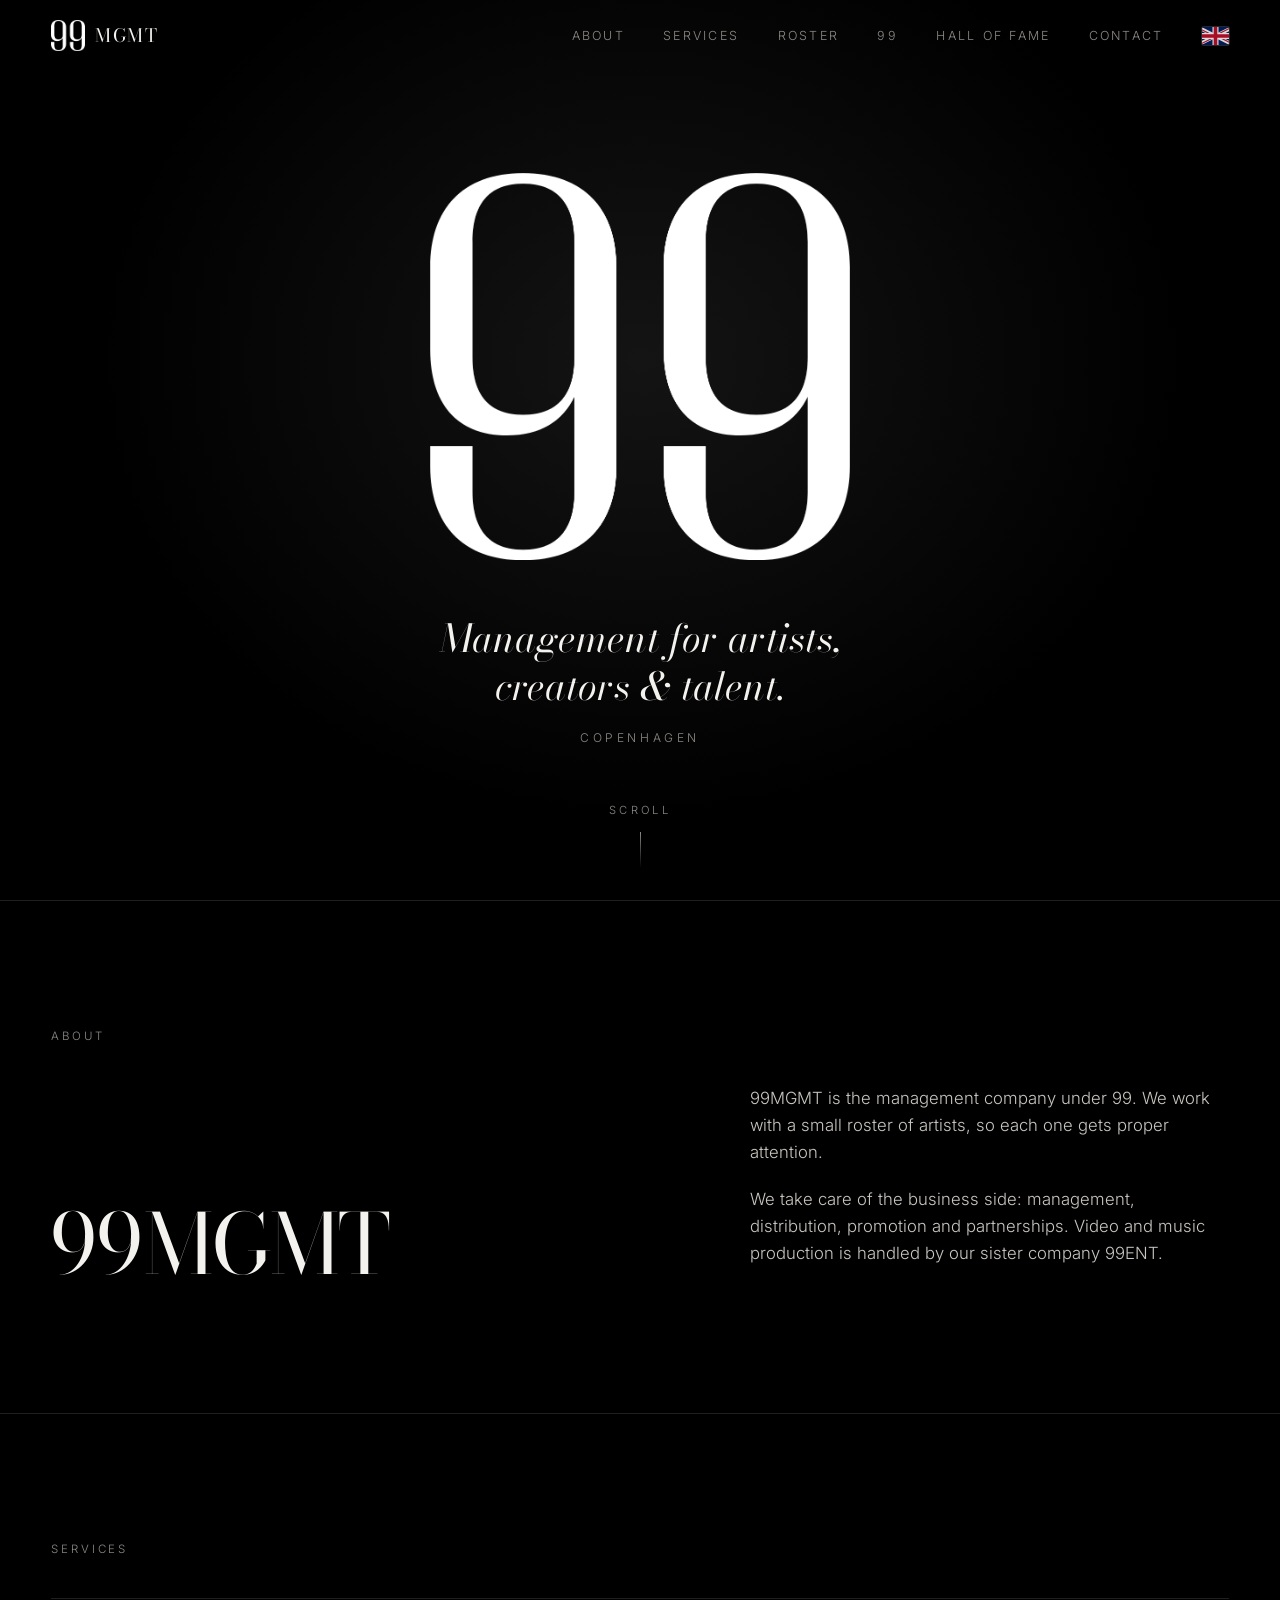
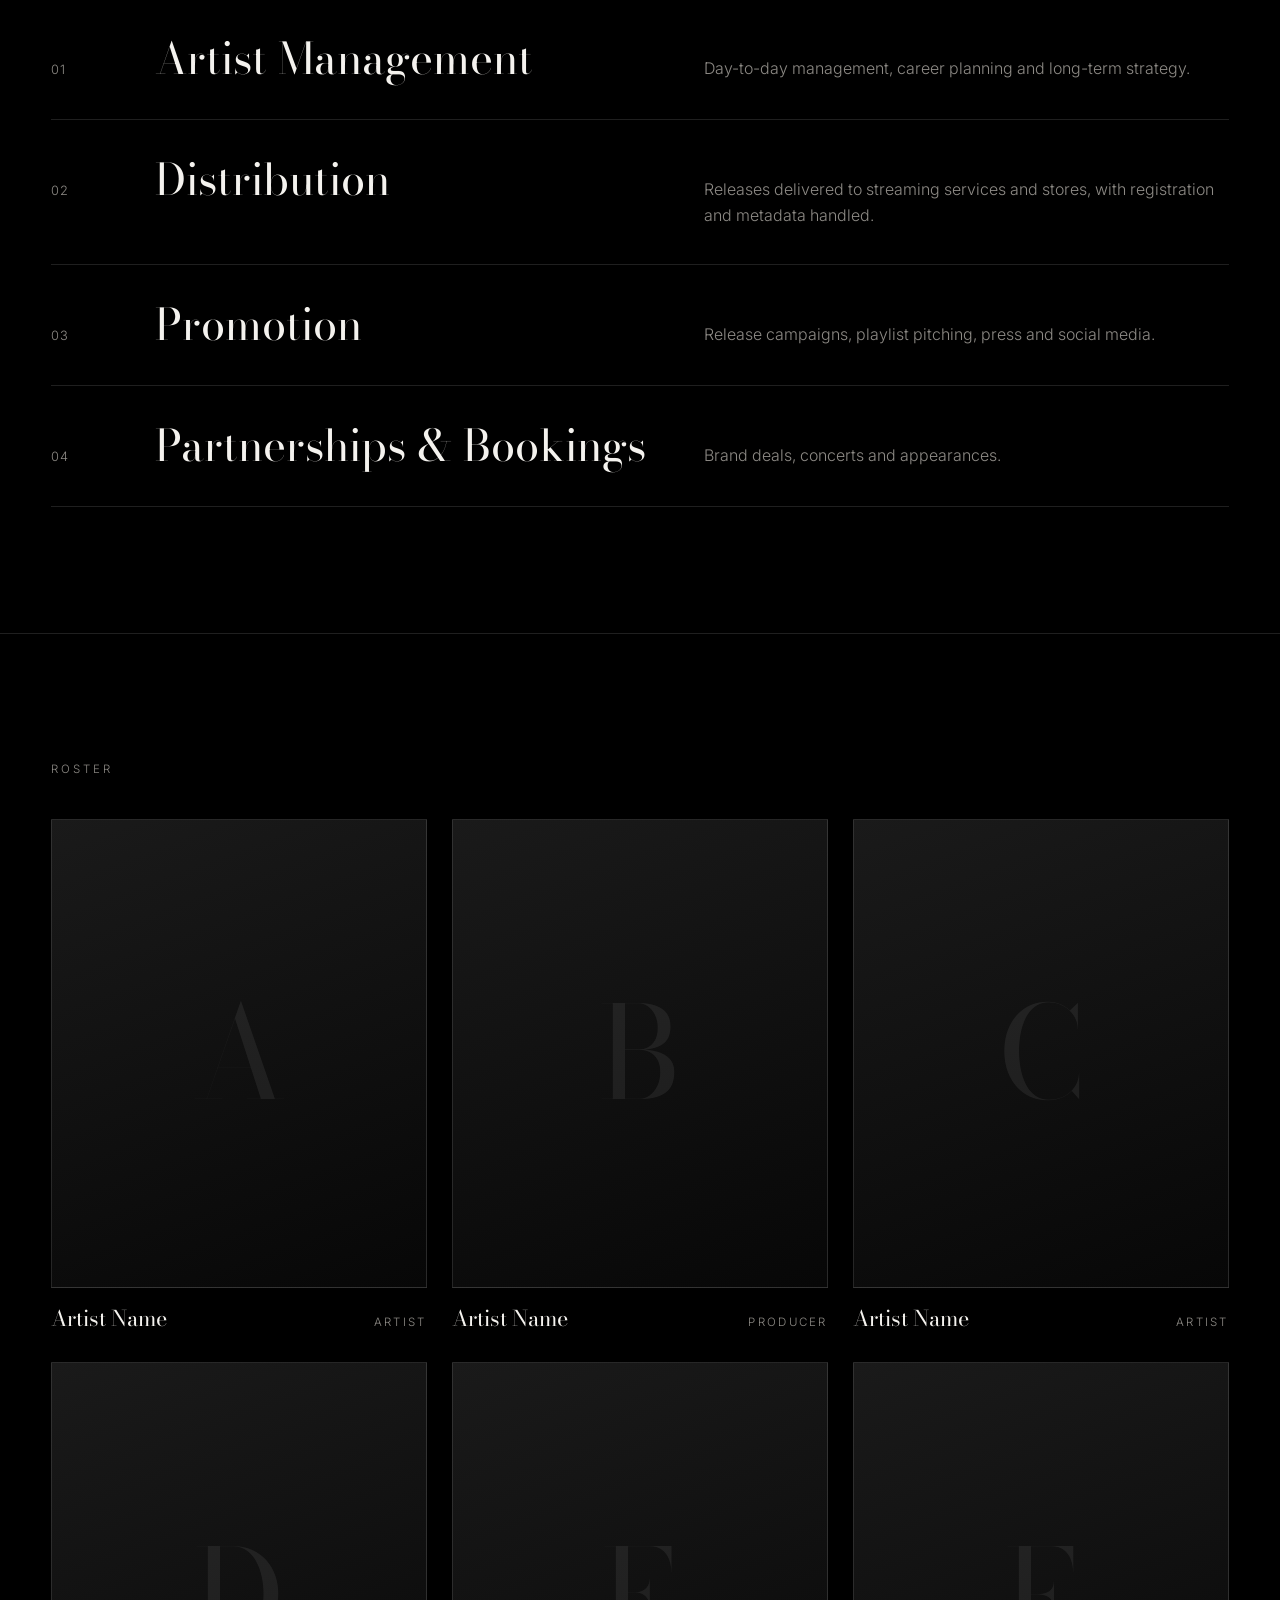
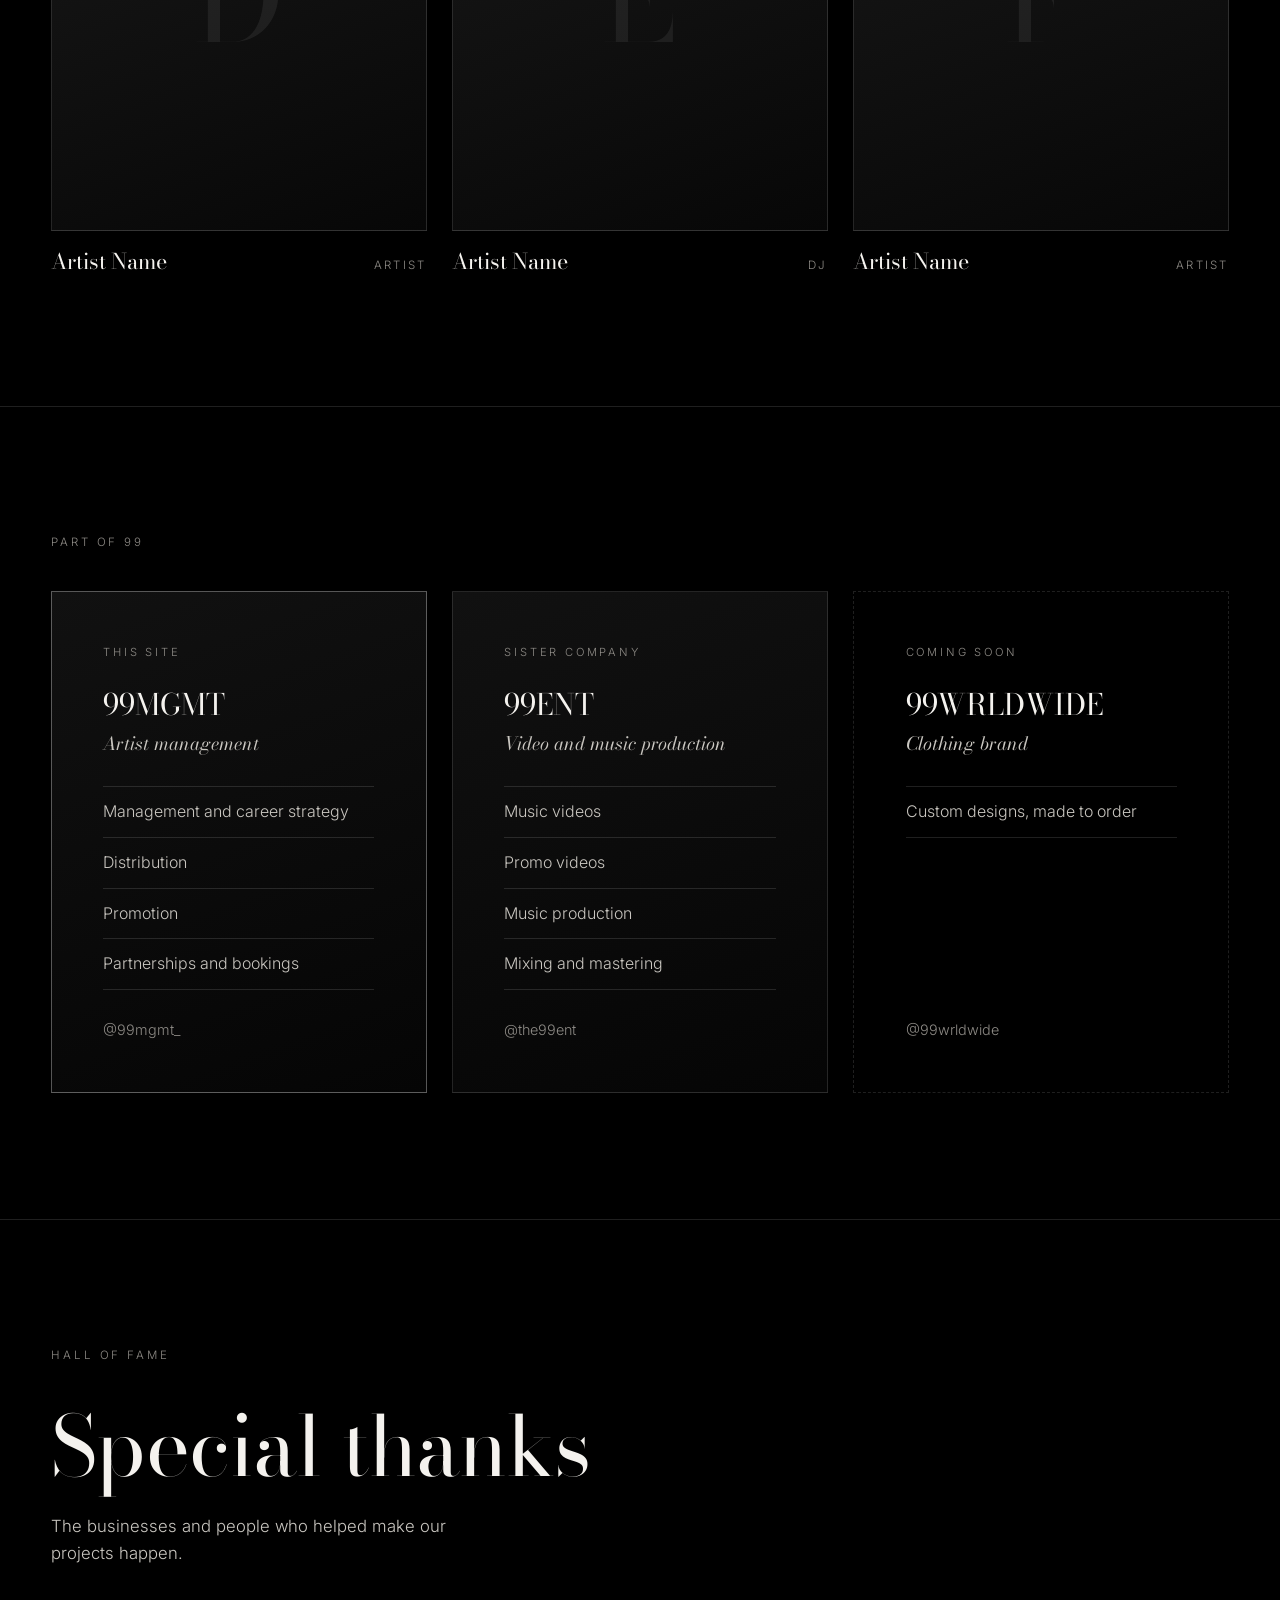
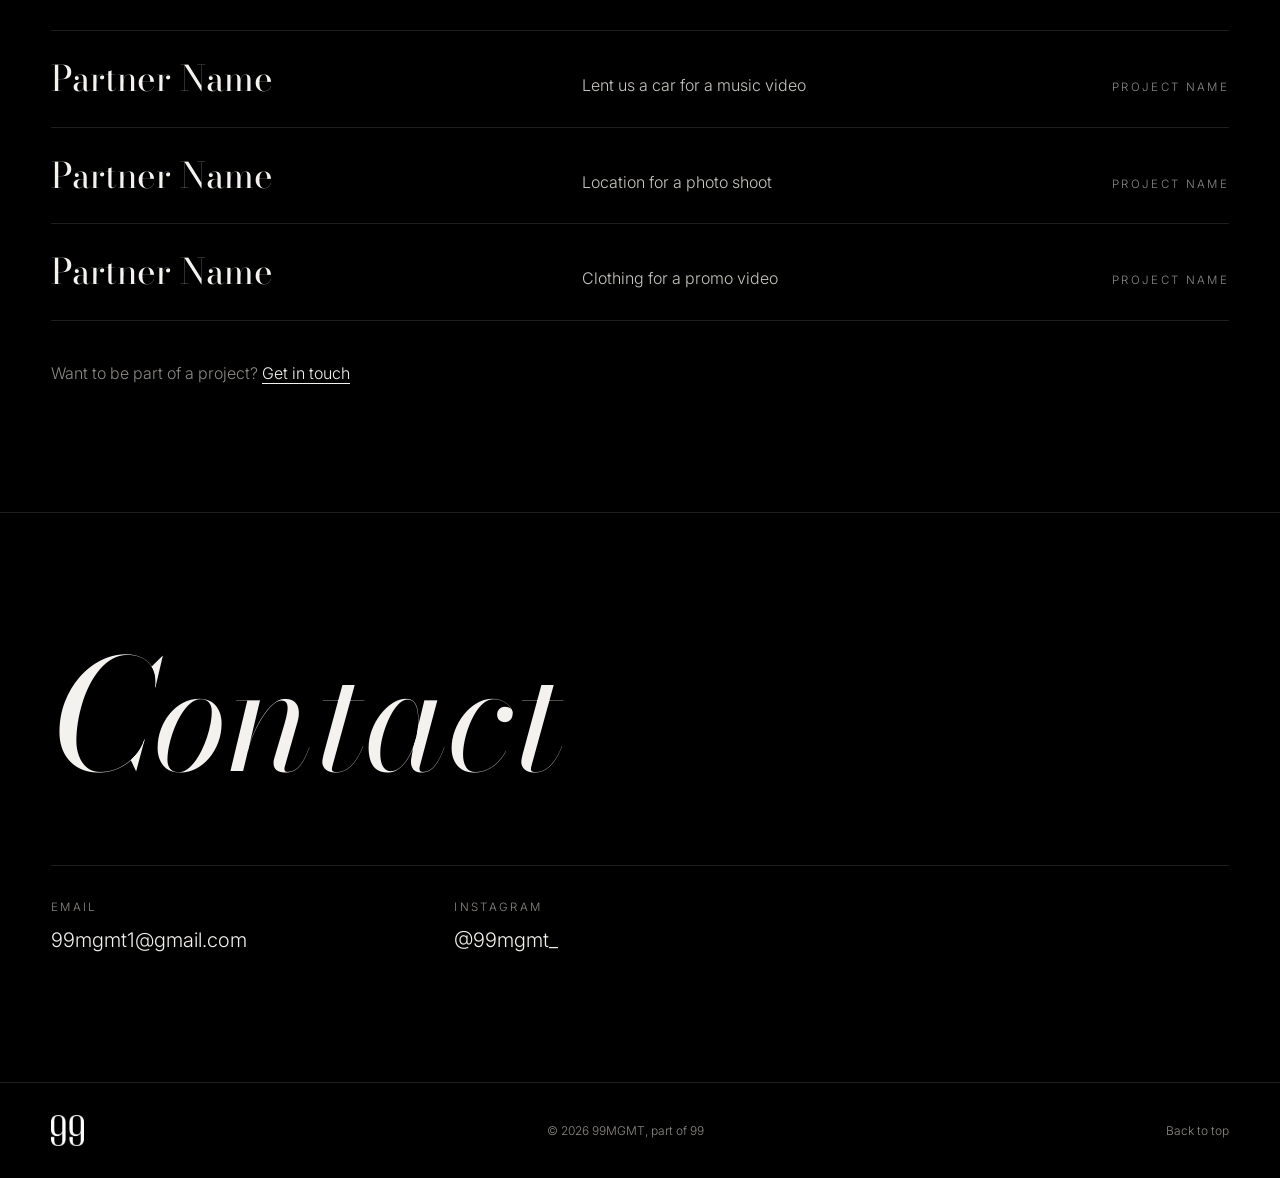
<file: index.html>
<!doctype html>
<html lang="en" class="no-js">
<head>
  <meta charset="utf-8">
  <meta name="viewport" content="width=device-width, initial-scale=1">
  <title>99MGMT | Artist Management</title>
  <meta name="description" content="99MGMT is an artist management company handling management, distribution and promotion. Part of 99.">
  <meta name="theme-color" content="#000000">
  <meta property="og:title" content="99MGMT">
  <meta property="og:description" content="Artist management, distribution and promotion. Part of 99.">
  <meta property="og:image" content="assets/og.png">
  <meta property="og:type" content="website">
  <link rel="icon" type="image/png" sizes="32x32" href="assets/icon-32.png">
  <link rel="apple-touch-icon" href="assets/icon-180.png">
  <link rel="preconnect" href="https://fonts.googleapis.com">
  <link rel="preconnect" href="https://fonts.gstatic.com" crossorigin>
  <link href="https://fonts.googleapis.com/css2?family=Bodoni+Moda:ital,opsz,wght@0,6..96,400..700;1,6..96,400..700&family=Inter:wght@300;400;500&display=swap" rel="stylesheet">
  <link rel="stylesheet" href="styles.css?v=dev">
</head>
<body>
  <header class="nav" id="nav">
    <a href="#top" class="nav__brand" aria-label="99MGMT">
      <img src="assets/mark-160.png" alt="" width="44" height="40">
      <span>MGMT</span>
    </a>
    <nav class="nav__links" id="menu">
      <a href="#about" data-i18n="nav.about">About</a>
      <a href="#services" data-i18n="nav.services">Services</a>
      <a href="#roster" data-i18n="nav.roster">Roster</a>
      <a href="#family">99</a>
      <a href="#hall-of-fame" data-i18n="nav.hof">Hall of Fame</a>
      <a href="#contact" data-i18n="nav.contact">Contact</a>
    </nav>
    <div class="nav__end">
      <button type="button" class="flag" data-lang="en" aria-label="Skift til dansk">
        <span class="flag__inner">
          <span class="flag__face flag__face--en">
            <svg viewBox="0 0 60 30" preserveAspectRatio="xMidYMid slice" aria-hidden="true">
              <clipPath id="uk-s"><path d="M0,0 v30 h60 v-30 z"/></clipPath>
              <clipPath id="uk-t"><path d="M30,15 h30 v15 z v15 h-30 z h-30 v-15 z v-15 h30 z"/></clipPath>
              <g clip-path="url(#uk-s)">
                <path d="M0,0 v30 h60 v-30 z" fill="#012169"/>
                <path d="M0,0 L60,30 M60,0 L0,30" stroke="#fff" stroke-width="6"/>
                <path d="M0,0 L60,30 M60,0 L0,30" clip-path="url(#uk-t)" stroke="#C8102E" stroke-width="4"/>
                <path d="M30,0 v30 M0,15 h60" stroke="#fff" stroke-width="10"/>
                <path d="M30,0 v30 M0,15 h60" stroke="#C8102E" stroke-width="6"/>
              </g>
            </svg>
          </span>
          <span class="flag__face flag__face--da">
            <svg viewBox="0 0 37 28" preserveAspectRatio="xMidYMid slice" aria-hidden="true">
              <rect width="37" height="28" fill="#C8102E"/>
              <rect x="12" width="4" height="28" fill="#fff"/>
              <rect y="12" width="37" height="4" fill="#fff"/>
            </svg>
          </span>
        </span>
      </button>
      <button class="nav__toggle" aria-label="Menu" aria-expanded="false" aria-controls="menu">
        <span></span><span></span>
      </button>
    </div>
  </header>

  <main id="top">
    <section class="hero">
      <img class="hero__mark reveal" src="assets/mark.png" alt="99MGMT" width="959" height="882">
      <h1 class="hero__title reveal" data-i18n="hero.title">Management for artists, creators &amp; talent.</h1>
      <p class="hero__meta reveal" data-i18n="hero.meta">Copenhagen</p>
      <a href="#about" class="hero__scroll" data-i18n="hero.scroll">Scroll</a>
    </section>

    <!-- Shown when CAMPAIGN_ON is true in main.js, or with ?campaign in the URL -->
    <section class="section signing" id="signing" data-campaign hidden>
      <p class="label" data-i18n="campaign.tag">Now signing</p>
      <div class="about__body">
        <h2 class="display reveal" data-i18n="signing.title">Join 99MGMT</h2>
        <div class="about__text reveal">
          <p data-i18n="signing.p1">We're signing our first artists. For an introductory period we cover the costs of getting your music out. In return we take a share of your earnings. Terms are agreed with each artist.</p>
          <ul class="signing__list">
            <li data-i18n="signing.l1">Distribution of your releases</li>
            <li data-i18n="signing.l2">Promotion and release planning</li>
            <li data-i18n="signing.l3">Day-to-day management</li>
          </ul>
          <button type="button" class="btn btn--solid" data-apply data-i18n="signing.cta">Apply now</button>
        </div>
      </div>
    </section>

    <section class="section about" id="about">
      <p class="label" data-i18n="nav.about">About</p>
      <div class="about__body">
        <h2 class="display reveal">99MGMT</h2>
        <div class="about__text reveal">
          <p data-i18n="about.p1">99MGMT is the management company under 99. We work with a small roster of artists, so each one gets proper attention.</p>
          <p data-i18n="about.p2">We take care of the business side: management, distribution, promotion and partnerships. Video and music production is handled by our sister company 99ENT.</p>
        </div>
      </div>
    </section>

    <section class="section services" id="services">
      <p class="label" data-i18n="nav.services">Services</p>
      <ol class="service-list">
        <li class="reveal">
          <span class="service-list__num">01</span>
          <h3 data-i18n="s1.t">Artist Management</h3>
          <p data-i18n="s1.d">Day-to-day management, career planning and long-term strategy.</p>
        </li>
        <li class="reveal">
          <span class="service-list__num">02</span>
          <h3 data-i18n="s2.t">Distribution</h3>
          <p data-i18n="s2.d">Releases delivered to streaming services and stores, with registration and metadata handled.</p>
        </li>
        <li class="reveal">
          <span class="service-list__num">03</span>
          <h3 data-i18n="s3.t">Promotion</h3>
          <p data-i18n="s3.d">Release campaigns, playlist pitching, press and social media.</p>
        </li>
        <li class="reveal">
          <span class="service-list__num">04</span>
          <h3 data-i18n="s4.t">Partnerships &amp; Bookings</h3>
          <p data-i18n="s4.d">Brand deals, concerts and appearances.</p>
        </li>
      </ol>
    </section>

    <section class="section roster" id="roster">
      <p class="label" data-i18n="nav.roster">Roster</p>
      <!--
        Edit the roster here: change the name (h3), role (p) and initial for each card.
        Roles with data-i18n="role.artist" are translated automatically; for other roles remove the attribute.
        To add a photo, put it in assets/roster/ and add <img src="assets/roster/name.jpg" alt="Name">
        inside .card__media.
      -->
      <div class="roster__grid">
        <article class="card reveal">
          <div class="card__media"><span class="card__initial">A</span></div>
          <div class="card__info"><h3>Artist Name</h3><p data-i18n="role.artist">Artist</p></div>
        </article>
        <article class="card reveal">
          <div class="card__media"><span class="card__initial">B</span></div>
          <div class="card__info"><h3>Artist Name</h3><p>Producer</p></div>
        </article>
        <article class="card reveal">
          <div class="card__media"><span class="card__initial">C</span></div>
          <div class="card__info"><h3>Artist Name</h3><p data-i18n="role.artist">Artist</p></div>
        </article>
        <article class="card reveal">
          <div class="card__media"><span class="card__initial">D</span></div>
          <div class="card__info"><h3>Artist Name</h3><p data-i18n="role.artist">Artist</p></div>
        </article>
        <article class="card reveal">
          <div class="card__media"><span class="card__initial">E</span></div>
          <div class="card__info"><h3>Artist Name</h3><p>DJ</p></div>
        </article>
        <article class="card reveal">
          <div class="card__media"><span class="card__initial">F</span></div>
          <div class="card__info"><h3>Artist Name</h3><p data-i18n="role.artist">Artist</p></div>
        </article>
      </div>
    </section>

    <section class="section family" id="family">
      <p class="label" data-i18n="family.label">Part of 99</p>
      <div class="family__grid">
        <article class="house reveal">
          <p class="house__tag" data-i18n="family.here">This site</p>
          <h3>99MGMT</h3>
          <p class="house__lead" data-i18n="family.mgmt">Artist management</p>
          <ul>
            <li data-i18n="family.mgmt1">Management and career strategy</li>
            <li>Distribution</li>
            <li data-i18n="family.mgmt3">Promotion</li>
            <li data-i18n="family.mgmt4">Partnerships and bookings</li>
          </ul>
          <a class="house__link" href="https://instagram.com/99mgmt_" target="_blank" rel="noopener">@99mgmt_</a>
        </article>
        <article class="house reveal">
          <p class="house__tag" data-i18n="family.sister">Sister company</p>
          <h3>99ENT</h3>
          <p class="house__lead" data-i18n="family.ent">Video and music production</p>
          <ul>
            <li data-i18n="family.ent1">Music videos</li>
            <li data-i18n="family.ent2">Promo videos</li>
            <li data-i18n="family.ent3">Music production</li>
            <li data-i18n="family.ent4">Mixing and mastering</li>
          </ul>
          <a class="house__link" href="https://instagram.com/the99ent" target="_blank" rel="noopener">@the99ent</a>
        </article>
        <article class="house house--soon reveal">
          <p class="house__tag" data-i18n="family.soon">Coming soon</p>
          <h3>99WRLDWIDE</h3>
          <p class="house__lead" data-i18n="family.wrld">Clothing brand</p>
          <ul>
            <li data-i18n="family.wrld1">Custom designs, made to order</li>
          </ul>
          <a class="house__link" href="https://instagram.com/99wrldwide" target="_blank" rel="noopener">@99wrldwide</a>
        </article>
      </div>
    </section>

    <section class="section hof" id="hall-of-fame">
      <p class="label" data-i18n="nav.hof">Hall of Fame</p>
      <h2 class="display reveal" data-i18n="hof.title">Special thanks</h2>
      <p class="hof__intro reveal" data-i18n="hof.intro">The businesses and people who helped make our projects happen.</p>
      <!--
        Add a partner by copying an <li> below:
          h3: the partner's name (wrap it in <a href="..." target="_blank" rel="noopener"> to link to them)
          p: what they helped with in English, with the Danish version in data-da
          .hof__project: the video or project it was for
      -->
      <ol class="hof__list">
          <li class="reveal">
            <h3>Partner Name</h3>
            <p data-da="Lånte os en bil til en musikvideo">Lent us a car for a music video</p>
            <span class="hof__project">Project name</span>
          </li>
          <li class="reveal">
            <h3>Partner Name</h3>
            <p data-da="Lokation til et fotoshoot">Location for a photo shoot</p>
            <span class="hof__project">Project name</span>
          </li>
          <li class="reveal">
            <h3>Partner Name</h3>
            <p data-da="Tøj til en promovideo">Clothing for a promo video</p>
            <span class="hof__project">Project name</span>
          </li>
      </ol>
      <p class="hof__cta reveal"><span data-i18n="hof.cta">Want to be part of a project?</span> <a href="#contact" data-i18n="hof.cta2">Get in touch</a></p>
    </section>

    <section class="section contact" id="contact">
      <h2 class="contact__title reveal" data-i18n="nav.contact">Contact</h2>
      <div class="contact__grid reveal">
        <div>
          <p class="contact__k" data-i18n="contact.email">Email</p>
          <a class="contact__v" href="mailto:99mgmt1@gmail.com">99mgmt1@gmail.com</a>
        </div>
        <div>
          <p class="contact__k">Instagram</p>
          <a class="contact__v" href="https://instagram.com/99mgmt_" target="_blank" rel="noopener">@99mgmt_</a>
        </div>
      </div>
    </section>
  </main>

  <footer class="footer">
    <img src="assets/mark-160.png" alt="" width="33" height="30">
    <p>© <span id="year">2026</span> 99MGMT<span data-i18n="footer.part">, part of 99</span></p>
    <a href="#top" data-i18n="footer.top">Back to top</a>
  </footer>

  <dialog class="apply" id="apply" aria-labelledby="apply-title">
    <form class="apply__form" id="apply-form">
      <button type="button" class="apply__close" aria-label="Close">&times;</button>
      <p class="label" data-i18n="campaign.tag">Now signing</p>
      <h2 class="apply__title" id="apply-title" data-i18n="apply.title">Apply to 99MGMT</h2>
      <p class="apply__intro" data-i18n="apply.intro">We cover the costs for an introductory period. In return we take a share of your earnings. Terms are agreed with each artist.</p>
      <label><span data-i18n="apply.name">Your name</span><input name="name" required autocomplete="name"></label>
      <label><span data-i18n="apply.artist">Artist name</span><input name="artist" required></label>
      <label><span data-i18n="apply.email">Email</span><input name="email" type="email" required autocomplete="email"></label>
      <label><span data-i18n="apply.socials">Instagram / TikTok</span><input name="socials" placeholder="@"></label>
      <label><span data-i18n="apply.music">Link to your music</span><input name="music" type="url" placeholder="https://" required></label>
      <label><span data-i18n="apply.about">About you</span><textarea name="about" rows="4"></textarea></label>
      <button type="submit" class="apply__submit" data-i18n="apply.submit">Send application</button>
      <p class="apply__note"><span data-i18n="apply.note">This opens your email app with the application filled in. You can also DM us on Instagram:</span> <a href="https://instagram.com/99mgmt_" target="_blank" rel="noopener">@99mgmt_</a></p>
    </form>
  </dialog>

  <script src="main.js?v=dev"></script>
</body>
</html>
</file>
<file: styles.css>
:root {
  --bg: #000;
  --bg-2: #0b0b0b;
  --line: rgba(255, 255, 255, 0.12);
  --text: #f4f2ee;
  --muted: #8d8a85;
  --serif: "Bodoni Moda", "Didot", "Times New Roman", serif;
  --sans: "Inter", system-ui, -apple-system, "Segoe UI", sans-serif;
  --gutter: clamp(16px, 4vw, 56px);
  --max: 1320px;
}

*, *::before, *::after { box-sizing: border-box; }

html { scroll-behavior: smooth; }

body {
  margin: 0;
  background: var(--bg);
  color: var(--text);
  font-family: var(--sans);
  font-weight: 300;
  line-height: 1.6;
  -webkit-font-smoothing: antialiased;
  overflow-x: hidden;
}

img { display: block; max-width: 100%; height: auto; }
a { color: inherit; text-decoration: none; }
h1, h2, h3 { margin: 0; font-weight: 400; }

::selection { background: var(--text); color: var(--bg); }

/* Nav */
.nav {
  position: fixed;
  inset: 0 0 auto 0;
  z-index: 50;
  display: flex;
  align-items: center;
  justify-content: space-between;
  padding: 20px var(--gutter);
  transition: background 0.4s, padding 0.4s, border-color 0.4s;
  border-bottom: 1px solid transparent;
}
.nav::before {
  content: "";
  position: absolute;
  inset: 0;
  z-index: -1;
  background: rgba(0, 0, 0, 0.82);
  backdrop-filter: blur(12px);
  -webkit-backdrop-filter: blur(12px);
  opacity: 0;
  transition: opacity 0.4s;
}
.nav.is-scrolled::before { opacity: 1; }
.nav.is-scrolled {
  padding-block: 14px;
  border-color: var(--line);
}
.nav.is-open { z-index: 70; }
.nav__brand {
  display: flex;
  align-items: center;
  gap: 10px;
  font-family: var(--serif);
  font-size: 1.15rem;
  letter-spacing: 0.08em;
}
.nav__brand img { width: 34px; height: auto; }
.nav__links { display: flex; gap: clamp(20px, 3vw, 44px); }
.nav__links a {
  font-size: 0.78rem;
  letter-spacing: 0.18em;
  text-transform: uppercase;
  color: var(--muted);
  transition: color 0.25s;
}
.nav__links a:hover { color: var(--text); }
.nav__toggle { display: none; }
.nav__links { margin-left: auto; }
.nav__end { display: flex; align-items: center; gap: 12px; margin-left: clamp(24px, 3vw, 44px); position: relative; z-index: 2; }
.flag {
  width: 27px;
  height: 18px;
  padding: 0;
  border: 0;
  background: none;
  cursor: pointer;
  perspective: 160px;
}
.flag__inner {
  position: relative;
  display: block;
  width: 100%;
  height: 100%;
  transform-style: preserve-3d;
  transition: transform 0.7s cubic-bezier(0.5, 0, 0.2, 1);
}
.flag[data-lang="da"] .flag__inner { transform: rotateY(180deg); }
.flag__face {
  position: absolute;
  inset: 0;
  overflow: hidden;
  border-radius: 2px;
  backface-visibility: hidden;
  -webkit-backface-visibility: hidden;
  box-shadow: 0 0 0 1px rgba(255, 255, 255, 0.18);
  opacity: 0.85;
  transition: opacity 0.25s;
}
.flag:hover .flag__face, .flag:focus-visible .flag__face { opacity: 1; }
.flag__face--da { transform: rotateY(180deg); }
.flag__face svg { display: block; width: 100%; height: 100%; }

/* Hero */
.hero {
  min-height: 100svh;
  display: flex;
  flex-direction: column;
  align-items: center;
  justify-content: center;
  text-align: center;
  padding: 120px var(--gutter) 100px;
  position: relative;
  background: radial-gradient(ellipse at 50% 40%, #141414 0%, var(--bg) 60%);
}
.hero__mark { width: clamp(180px, 34vw, 420px); }
.hero__title {
  font-family: var(--serif);
  font-style: italic;
  font-size: clamp(1.4rem, 3vw, 2.4rem);
  margin-top: clamp(36px, 6vh, 64px);
  max-width: 22ch;
  line-height: 1.25;
}
.hero__meta {
  margin: 18px 0 0;
  font-size: 0.75rem;
  letter-spacing: 0.3em;
  text-transform: uppercase;
  color: var(--muted);
}
.hero__scroll {
  position: absolute;
  bottom: 32px;
  font-size: 0.7rem;
  letter-spacing: 0.3em;
  text-transform: uppercase;
  color: var(--muted);
  padding-bottom: 48px;
}
.hero__scroll::after {
  content: "";
  position: absolute;
  left: 50%;
  bottom: 0;
  width: 1px;
  height: 36px;
  background: linear-gradient(var(--muted), transparent);
  animation: drip 2.2s ease-in-out infinite;
}
@keyframes drip {
  0% { transform: scaleY(0); transform-origin: top; }
  50% { transform: scaleY(1); transform-origin: top; }
  51% { transform: scaleY(1); transform-origin: bottom; }
  100% { transform: scaleY(0); transform-origin: bottom; }
}

/* Sections */
.section {
  max-width: var(--max);
  margin: 0 auto;
  padding: clamp(80px, 14vh, 160px) var(--gutter);
  border-top: 1px solid var(--line);
}
.label {
  margin: 0 0 40px;
  font-size: 0.72rem;
  letter-spacing: 0.25em;
  text-transform: uppercase;
  color: var(--muted);
}
.display {
  font-family: var(--serif);
  font-size: clamp(2.4rem, 6.5vw, 5.5rem);
  line-height: 1.02;
  letter-spacing: -0.01em;
}

/* About */
.about__body {
  display: grid;
  grid-template-columns: 1.3fr 1fr;
  gap: clamp(32px, 6vw, 96px);
  align-items: end;
}
.about__text p { margin: 0 0 1.2em; color: #c9c6c0; font-size: 1.05rem; }
/* Services */
.service-list { list-style: none; margin: 0; padding: 0; }
.service-list li {
  display: grid;
  grid-template-columns: 80px 1fr 1fr;
  gap: 24px;
  align-items: baseline;
  padding: 36px 0;
  border-bottom: 1px solid var(--line);
  transition: padding-left 0.4s ease;
}
.service-list li:first-child { border-top: 1px solid var(--line); }
.service-list li:hover { padding-left: 16px; }
.service-list__num { font-size: 0.8rem; color: var(--muted); letter-spacing: 0.1em; }
.service-list h3 { font-family: var(--serif); font-size: clamp(1.6rem, 3.4vw, 2.8rem); line-height: 1.1; }
.service-list p { margin: 0; color: var(--muted); }

/* Roster */
.roster__grid {
  display: grid;
  grid-template-columns: repeat(3, 1fr);
  gap: clamp(16px, 2vw, 28px);
}
.card { cursor: default; }
.card__media {
  position: relative;
  aspect-ratio: 4 / 5;
  overflow: hidden;
  background: linear-gradient(160deg, #1a1a1a, #070707);
  border: 1px solid var(--line);
  display: grid;
  place-items: center;
}
.card__media img {
  position: absolute;
  inset: 0;
  width: 100%;
  height: 100%;
  object-fit: cover;
  filter: grayscale(1);
  transition: transform 0.8s ease, filter 0.6s ease;
}
.card:hover .card__media img { transform: scale(1.04); filter: grayscale(0); }
.card__initial {
  font-family: var(--serif);
  font-size: clamp(5rem, 10vw, 9rem);
  color: rgba(255, 255, 255, 0.07);
  transition: color 0.5s ease, transform 0.8s ease;
}
.card:hover .card__initial { color: rgba(255, 255, 255, 0.18); transform: scale(1.06); }
.card__info {
  display: flex;
  justify-content: space-between;
  align-items: baseline;
  padding-top: 14px;
}
.card__info h3 { font-family: var(--serif); font-size: 1.35rem; }
.card__info p { margin: 0; font-size: 0.72rem; letter-spacing: 0.2em; text-transform: uppercase; color: var(--muted); }

/* Contact */
.contact__title {
  font-family: var(--serif);
  font-style: italic;
  font-size: clamp(3.4rem, 12vw, 10rem);
  line-height: 1;
  margin-bottom: clamp(48px, 8vh, 96px);
}
.contact__grid {
  display: grid;
  grid-template-columns: repeat(3, 1fr);
  gap: 32px;
  border-top: 1px solid var(--line);
  padding-top: 32px;
}
.contact__k { margin: 0 0 8px; font-size: 0.72rem; letter-spacing: 0.2em; text-transform: uppercase; color: var(--muted); }
.contact__v { margin: 0; font-size: clamp(1rem, 1.6vw, 1.25rem); overflow-wrap: anywhere; }
a.contact__v { background: linear-gradient(currentColor, currentColor) 0 100% / 0 1px no-repeat; transition: background-size 0.4s; }
a.contact__v:hover { background-size: 100% 1px; }

/* Footer */
.footer {
  display: flex;
  align-items: center;
  justify-content: space-between;
  gap: 16px;
  padding: 32px var(--gutter);
  border-top: 1px solid var(--line);
  font-size: 0.75rem;
  color: var(--muted);
}
.footer p { margin: 0; }
.footer a:hover { color: var(--text); }

/* Reveal on scroll */
.reveal { opacity: 0; transform: translateY(24px); transition: opacity 1s ease, transform 1s ease; }
.reveal.is-in { opacity: 1; transform: none; }
.no-js .reveal { opacity: 1; transform: none; }

@media (prefers-reduced-motion: reduce) {
  html { scroll-behavior: auto; }
  .reveal { opacity: 1; transform: none; transition: none; }
  .hero__scroll::after { animation: none; }
  .flag__inner { transition: none; }
}

/* Responsive */
@media (max-width: 900px) {
  .about__body { grid-template-columns: 1fr; }
  .roster__grid { grid-template-columns: repeat(2, 1fr); }
  .service-list li { grid-template-columns: 48px 1fr; }
  .service-list p { grid-column: 2; }
}

@media (max-width: 680px) {
  .nav__toggle {
    display: flex;
    flex-direction: column;
    justify-content: center;
    gap: 7px;
    width: 40px;
    height: 40px;
    padding: 0;
    background: none;
    border: 0;
    cursor: pointer;
    position: relative;
    z-index: 2;
  }
  .nav__toggle span { display: block; width: 26px; height: 1px; background: var(--text); margin-left: auto; transition: transform 0.3s; }
  .nav.is-open .nav__toggle span:first-child { transform: translateY(4px) rotate(45deg); }
  .nav.is-open .nav__toggle span:last-child { transform: translateY(-4px) rotate(-45deg); }
  .nav__links {
    position: fixed;
    inset: 0;
    flex-direction: column;
    justify-content: center;
    align-items: center;
    gap: 28px;
    background: var(--bg);
    opacity: 0;
    pointer-events: none;
    transition: opacity 0.35s;
  }
  .nav.is-open .nav__links { opacity: 1; pointer-events: auto; }
  .nav__links a { font-family: var(--serif); font-size: 2rem; letter-spacing: 0; text-transform: none; color: var(--text); }
  .roster__grid { grid-template-columns: 1fr 1fr; gap: 12px; }
  .card__info { flex-direction: column; gap: 2px; }
  .card__info h3 { font-size: 1.1rem; }
  .contact__grid { grid-template-columns: 1fr; }
  .footer { flex-direction: column; text-align: center; }
}

/* Part of 99 */
.family__grid {
  display: grid;
  grid-template-columns: repeat(3, 1fr);
  gap: clamp(16px, 2vw, 28px);
}
.house {
  border: 1px solid var(--line);
  padding: clamp(28px, 4vw, 52px);
  background: linear-gradient(160deg, #111, #050505);
}
.house:first-child { border-color: rgba(255, 255, 255, 0.32); }
.house__tag { margin: 0 0 28px; font-size: 0.7rem; letter-spacing: 0.25em; text-transform: uppercase; color: var(--muted); }
.house h3 { font-family: var(--serif); font-size: clamp(1.7rem, 2.3vw, 2.6rem); line-height: 1; white-space: nowrap; }
.house__lead { margin: 10px 0 28px; font-family: var(--serif); font-style: italic; font-size: 1.15rem; color: #c9c6c0; }
.house ul { list-style: none; margin: 0; padding: 0; border-top: 1px solid var(--line); }
.house li { padding: 12px 0; border-bottom: 1px solid var(--line); color: #c9c6c0; }
.house { display: flex; flex-direction: column; }
.house ul { margin-bottom: 28px; }
.house--soon { background: none; border-style: dashed; }
.house__link { margin-top: auto; font-size: 0.9rem; color: var(--muted); transition: color 0.25s; }
.house__link:hover { color: var(--text); }

@media (max-width: 900px) {
  .family__grid { grid-template-columns: 1fr; }
}

/* Hall of Fame */
.hof__intro { margin: 24px 0 clamp(40px, 7vh, 72px); max-width: 46ch; color: #c9c6c0; font-size: 1.05rem; }
.hof__list { list-style: none; margin: 0; padding: 0; border-top: 1px solid var(--line); }
.hof__list li {
  display: grid;
  grid-template-columns: 1fr 1fr auto;
  gap: 24px;
  align-items: baseline;
  padding: 28px 0;
  border-bottom: 1px solid var(--line);
}
.hof__list h3 { font-family: var(--serif); font-size: clamp(1.5rem, 2.8vw, 2.2rem); line-height: 1.1; }
.hof__list h3 a { transition: opacity 0.25s; }
.hof__list h3 a:hover { opacity: 0.7; }
.hof__list p { margin: 0; color: #c9c6c0; }
.hof__project { font-size: 0.72rem; letter-spacing: 0.2em; text-transform: uppercase; color: var(--muted); text-align: right; }
.hof__cta { margin: 40px 0 0; color: var(--muted); }
.hof__cta a { color: var(--text); border-bottom: 1px solid currentColor; }

@media (max-width: 680px) {
  .hof__list li { grid-template-columns: 1fr; gap: 6px; }
  .hof__project { text-align: left; }
}

/* Artist campaign */
[data-campaign][hidden] { display: none; }
.btn {
  padding: 13px 28px;
  border: 1px solid var(--text);
  background: none;
  color: var(--text);
  font: inherit;
  font-size: 0.75rem;
  letter-spacing: 0.22em;
  text-transform: uppercase;
  cursor: pointer;
  transition: background 0.25s, color 0.25s;
}
.btn:hover, .btn--solid { background: var(--text); color: var(--bg); }
.btn--solid:hover { background: none; color: var(--text); }
.signing .about__body { align-items: start; }
.signing__list { list-style: none; margin: 8px 0 32px; padding: 0; border-top: 1px solid var(--line); }
.signing__list li { padding: 12px 0; border-bottom: 1px solid var(--line); color: #c9c6c0; }

/* Application dialog */
.apply {
  width: min(560px, calc(100% - 32px));
  max-height: calc(100svh - 32px);
  padding: 0;
  border: 1px solid var(--line);
  background: var(--bg-2);
  color: var(--text);
}
.apply::backdrop { background: rgba(0, 0, 0, 0.75); backdrop-filter: blur(4px); }
.apply[open] { animation: apply-in 0.35s ease both; }
@keyframes apply-in { from { opacity: 0; transform: translateY(16px); } }
.apply__form { position: relative; display: flex; flex-direction: column; gap: 18px; padding: clamp(28px, 5vw, 48px); }
.apply__form .label { margin: 0; }
.apply__title { font-family: var(--serif); font-size: clamp(2rem, 5vw, 2.8rem); line-height: 1.05; }
.apply__intro { margin: 0 0 8px; color: #c9c6c0; }
.apply label { display: flex; flex-direction: column; gap: 6px; }
.apply label span { font-size: 0.7rem; letter-spacing: 0.2em; text-transform: uppercase; color: var(--muted); }
.apply input, .apply textarea {
  width: 100%;
  padding: 10px 0;
  border: 0;
  border-bottom: 1px solid var(--line);
  background: none;
  color: var(--text);
  font: inherit;
  font-weight: 400;
  resize: vertical;
  transition: border-color 0.25s;
}
.apply input:focus, .apply textarea:focus { outline: none; border-color: var(--text); }
.apply__submit {
  margin-top: 8px;
  padding: 14px;
  border: 1px solid var(--text);
  background: var(--text);
  color: var(--bg);
  font: inherit;
  font-size: 0.78rem;
  letter-spacing: 0.2em;
  text-transform: uppercase;
  cursor: pointer;
  transition: background 0.25s, color 0.25s;
}
.apply__submit:hover { background: none; color: var(--text); }
.apply__note { margin: 0; font-size: 0.82rem; color: var(--muted); }
.apply__note a { color: var(--text); }
.apply__close {
  position: absolute;
  top: 12px;
  right: 12px;
  width: 40px;
  height: 40px;
  border: 0;
  background: none;
  color: var(--muted);
  font-size: 1.6rem;
  cursor: pointer;
}
.apply__close:hover { color: var(--text); }

@media (prefers-reduced-motion: reduce) {
  .apply[open] { animation: none; }
}
</file>
